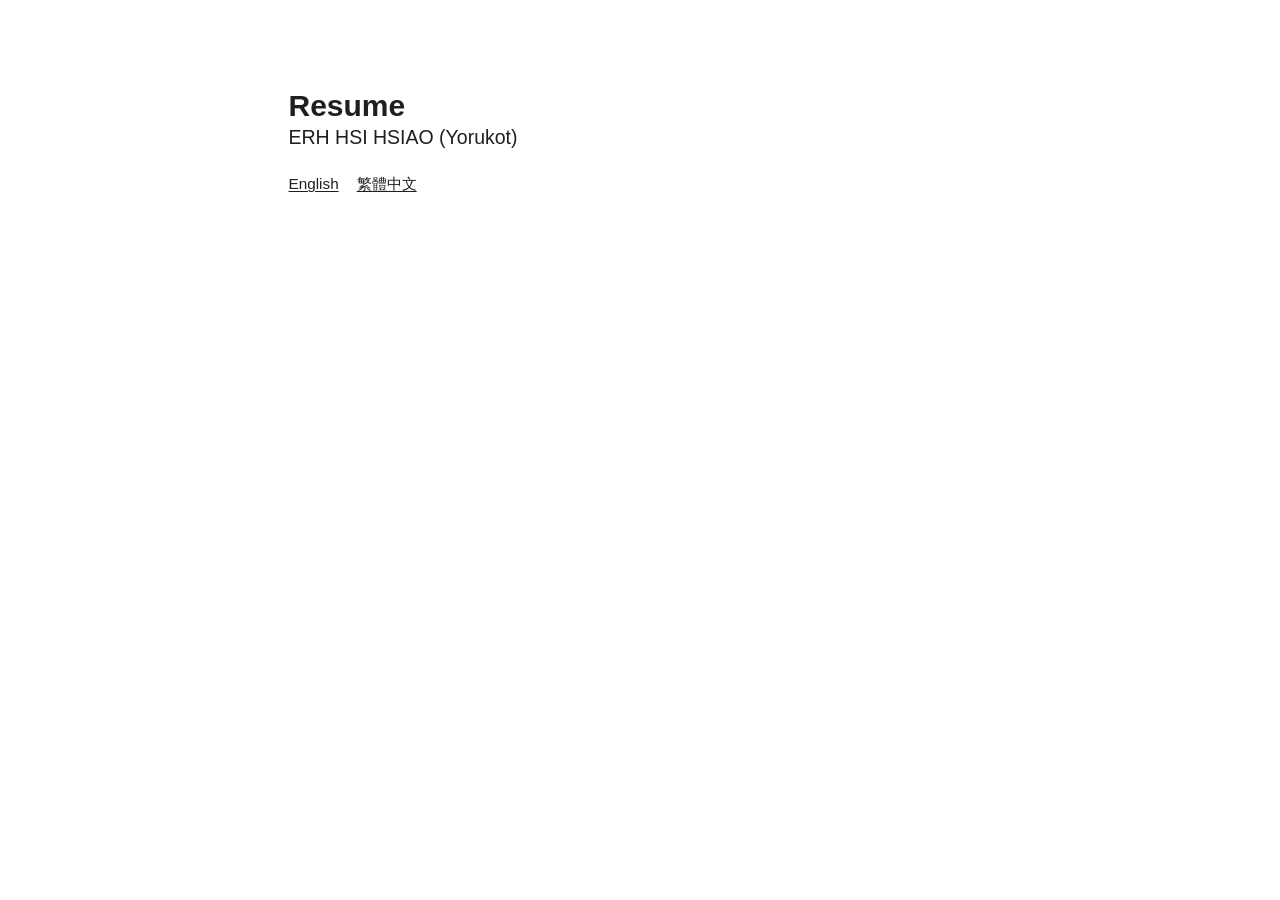
<file: index.html>
<!doctype html>
<html lang="en">
  <head>
    <meta charset="utf-8">
    <meta name="viewport" content="width=device-width, initial-scale=1">
    <title>Yorukot | Resume in English and Traditional Chinese</title>
    <meta name="description" content="Read the resume of Erh Hsi Hsiao (Yorukot), creator of superfile, in English or Traditional Chinese.">
    <link rel="canonical" href="https://resume.yorukot.me/">
    <link rel="alternate" hreflang="en" href="https://resume.yorukot.me/en.html">
    <link rel="alternate" hreflang="zh-Hant" href="https://resume.yorukot.me/zh-tw.html">
    <link rel="alternate" hreflang="x-default" href="https://resume.yorukot.me/">
    <link rel="stylesheet" href="./style.css">
  </head>
  <body>
    <main class="page language-page">
      <h1>Resume</h1>
      <p class="role">ERH HSI HSIAO (Yorukot)</p>

      <nav class="language-list" aria-label="Resume language">
        <a href="./en.html" lang="en" hreflang="en">English</a>
        <a href="./zh-tw.html" lang="zh-Hant" hreflang="zh-Hant">繁體中文</a>
      </nav>
    </main>
  </body>
</html>
</file>
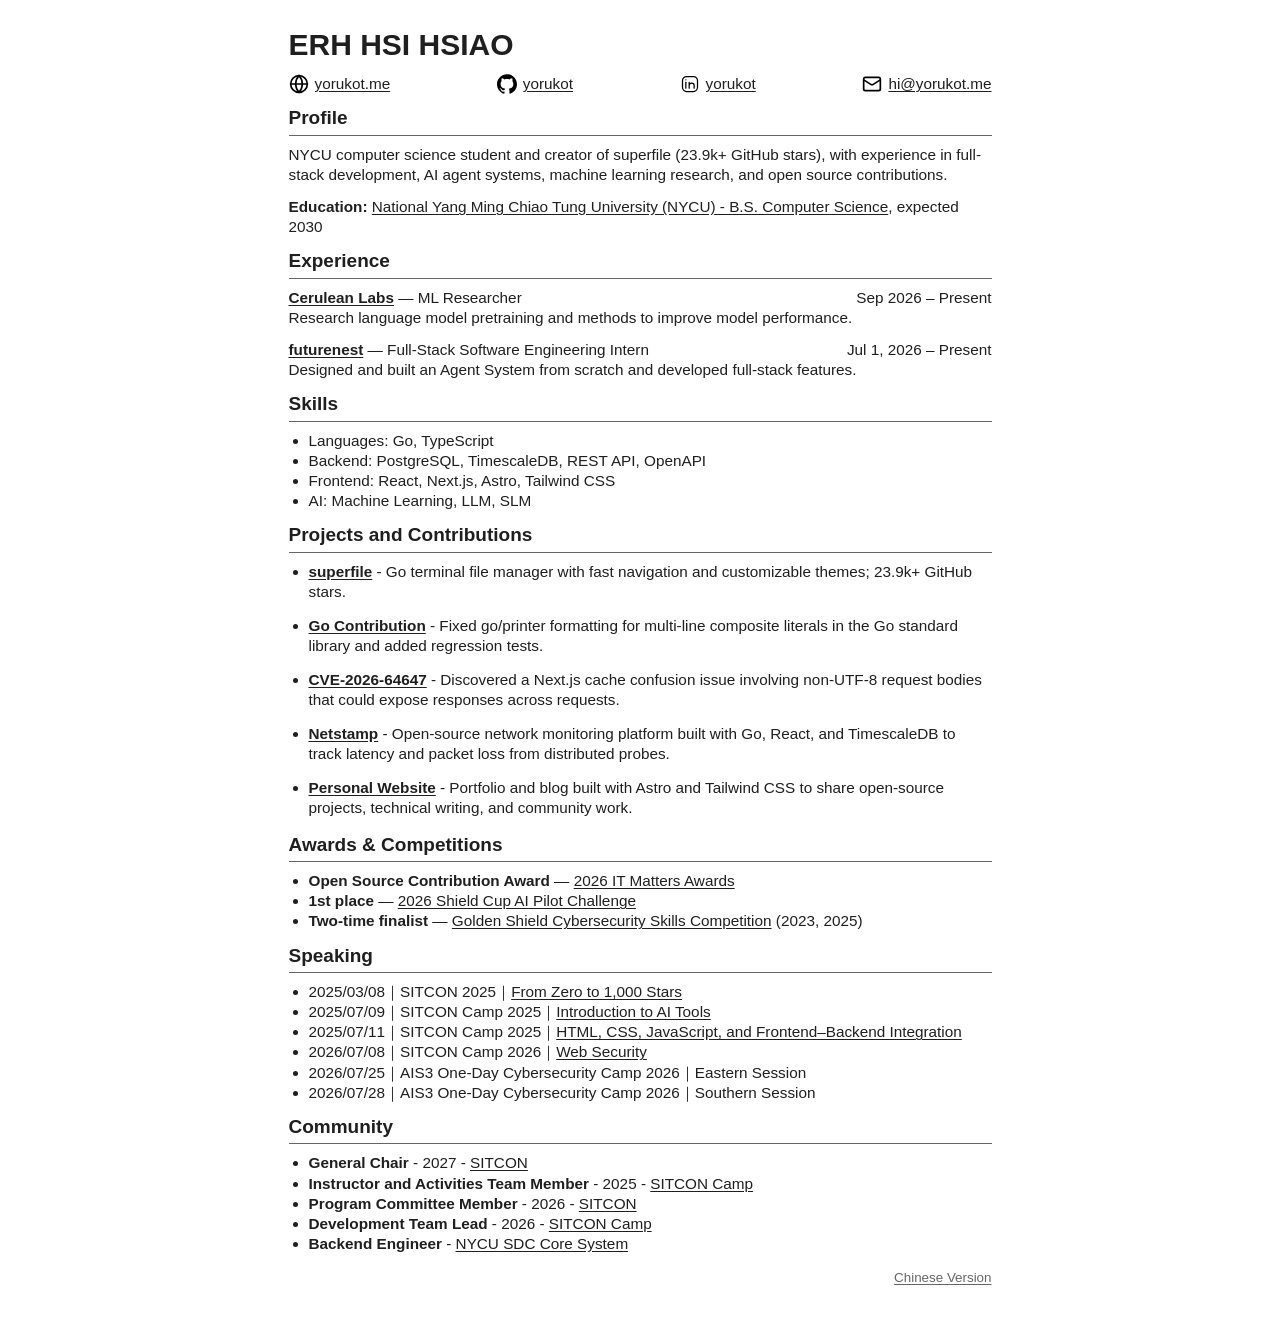
<file: en.html>
<!doctype html>
<html lang="en">
  <head>
    <meta charset="utf-8">
    <meta name="viewport" content="width=device-width, initial-scale=1">
    <title>Erh Hsi Hsiao (Yorukot) | Resume</title>
    <meta name="description" content="Erh Hsi Hsiao (Yorukot) created superfile, contributes to open source, and researches language model pretraining at Cerulean Labs.">
    <link rel="canonical" href="https://resume.yorukot.me/en.html">
    <link rel="alternate" hreflang="en" href="https://resume.yorukot.me/en.html">
    <link rel="alternate" hreflang="zh-Hant" href="https://resume.yorukot.me/zh-tw.html">
    <link rel="alternate" hreflang="x-default" href="https://resume.yorukot.me/">
    <link rel="stylesheet" href="./style.css">
  </head>
  <body>
    <main class="page">
      <header class="resume-header">
        <h1>ERH HSI HSIAO</h1>

        <ul class="contact-list" aria-label="Contact links">
          <li>
            <img src="./assets/globe.svg" alt="" aria-hidden="true">
            <a href="https://yorukot.me">yorukot.me</a>
          </li>
          <li>
            <img src="./assets/github.svg" alt="" aria-hidden="true">
            <a href="https://github.com/yorukot">yorukot</a>
          </li>
          <li>
            <img src="./assets/linkedin.svg" alt="" aria-hidden="true">
            <a href="https://www.linkedin.com/in/yorukot">yorukot</a>
          </li>
          <li>
            <img src="./assets/mail.svg" alt="" aria-hidden="true">
            <a href="mailto:hi@yorukot.me">hi@yorukot.me</a>
          </li>
        </ul>
      </header>

      <section>
        <h2>Profile</h2>
        <p>
          NYCU computer science student and creator of superfile (23.9k+ GitHub stars), with experience in full-stack
          development, AI agent systems, machine learning research, and open source contributions.
        </p>
        <p><strong>Education:</strong> <a href="https://www.cs.nycu.edu.tw/">National Yang Ming Chiao Tung University (NYCU) - B.S. Computer Science</a>, expected 2030</p>
      </section>

      <section>
        <h2>Experience</h2>
        <ul class="experience-list">
          <li>
            <div class="experience-heading">
              <p class="experience-position">
                <a href="https://cerulean.works/"><strong>Cerulean Labs</strong></a>
                — ML Researcher
              </p>
              <p class="experience-period"><time datetime="2026-09">Sep 2026</time> – Present</p>
            </div>
            <p class="experience-description">
              Research language model pretraining and methods to improve model performance.
            </p>
          </li>
          <li>
            <div class="experience-heading">
              <p class="experience-position">
                <a href="https://futurenest.ai/zh/"><strong>futurenest</strong></a>
                — Full-Stack Software Engineering Intern
              </p>
              <p class="experience-period"><time datetime="2026-07-01">Jul 1, 2026</time> – Present</p>
            </div>
            <p class="experience-description">
              Designed and built an Agent System from scratch and developed full-stack features.
            </p>
          </li>
        </ul>
      </section>

      <section>
        <h2>Skills</h2>
        <ul>
          <li>Languages: Go, TypeScript</li>
          <li>Backend: PostgreSQL, TimescaleDB, REST API, OpenAPI</li>
          <li>Frontend: React, Next.js, Astro, Tailwind CSS</li>
          <li>AI: Machine Learning, LLM, SLM</li>
        </ul>
      </section>

      <section>
        <h2>Projects and Contributions</h2>
        <ul class="project-list">
          <li>
            <p>
              <a href="https://github.com/yorukot/superfile"><strong>superfile</strong></a> - Go terminal file manager with fast navigation and customizable themes;
              23.9k+ GitHub stars.
            </p>
          </li>
          <li>
            <p>
              <a href="https://go-review.googlesource.com/q/author:yorukot"><strong>Go Contribution</strong></a> - Fixed go/printer formatting for multi-line composite literals in
              the Go standard library and added regression tests.
            </p>
          </li>
          <li>
            <p>
              <a href="https://github.com/advisories/GHSA-4633-3j49-mh5q"><strong>CVE-2026-64647</strong></a> - Discovered a Next.js cache confusion issue involving non-UTF-8 request bodies that could expose responses across requests.
            </p>
          </li>
          <li>
            <p>
              <a href="https://github.com/yorukot/netstamp"><strong>Netstamp</strong></a> - Open-source network monitoring platform built with Go, React, and
              TimescaleDB to track latency and packet loss from distributed probes.
            </p>
          </li>
          <li>
            <p>
              <a href="https://yorukot.me"><strong>Personal Website</strong></a> - Portfolio and blog built with Astro and Tailwind CSS to share
              open-source projects, technical writing, and community work.
            </p>
          </li>
        </ul>
      </section>

      <section>
        <h2>Awards &amp; Competitions</h2>
        <ul>
          <li><strong>Open Source Contribution Award</strong> — <a href="https://futurecity.cw.com.tw/article/4207">2026 IT Matters Awards</a></li>
          <li><strong>1st place</strong> — <a href="https://www.defense-ai.tw/competition#ai-pilot">2026 Shield Cup AI Pilot Challenge</a></li>
          <li><strong>Two-time finalist</strong> — <a href="https://csc.nics.nat.gov.tw/shield.aspx">Golden Shield Cybersecurity Skills Competition</a> (2023, 2025)</li>
        </ul>
      </section>

      <section>
        <h2>Speaking</h2>
        <ul>
          <li><time datetime="2025-03-08">2025/03/08</time>｜SITCON 2025｜<a href="https://sitcon.org/2025/agenda/15512d/">From Zero to 1,000 Stars</a></li>
          <li><time datetime="2025-07-09">2025/07/09</time>｜SITCON Camp 2025｜<a href="https://sitcon.camp/2025/">Introduction to AI Tools</a></li>
          <li><time datetime="2025-07-11">2025/07/11</time>｜SITCON Camp 2025｜<a href="https://sitcon.camp/2025/">HTML, CSS, JavaScript, and Frontend–Backend Integration</a></li>
          <li><time datetime="2026-07-08">2026/07/08</time>｜SITCON Camp 2026｜<a href="https://drive.google.com/file/d/11OE1sUbNVsHTfUpypp4owPI-ncmOVTsF/view">Web Security</a></li>
          <li><time datetime="2026-07-25">2026/07/25</time>｜AIS3 One-Day Cybersecurity Camp 2026｜Eastern Session</li>
          <li><time datetime="2026-07-28">2026/07/28</time>｜AIS3 One-Day Cybersecurity Camp 2026｜Southern Session</li>
        </ul>
      </section>

      <section>
        <h2>Community</h2>
        <ul>
          <li><strong>General Chair</strong> - 2027 - <a href="https://sitcon.org/2027/cfs/en/">SITCON</a></li>
          <li><strong>Instructor and Activities Team Member</strong> - 2025 - <a href="https://sitcon.camp/2025/en/about">SITCON Camp</a></li>
          <li><strong>Program Committee Member</strong> - 2026 - <a href="https://sitcon.org/2026/en/team/">SITCON</a></li>
          <li><strong>Development Team Lead</strong> - 2026 - <a href="https://sitcon.camp/2026/about/">SITCON Camp</a></li>
          <li><strong>Backend Engineer</strong> - <a href="https://github.com/NYCU-SDC/core-system-backend">NYCU SDC Core System</a></li>
        </ul>
      </section>
      <footer class="language-switch">
        <a href="./zh-tw.html" hreflang="zh-Hant">Chinese Version</a>
      </footer>
    </main>
  </body>
</html>
</file>
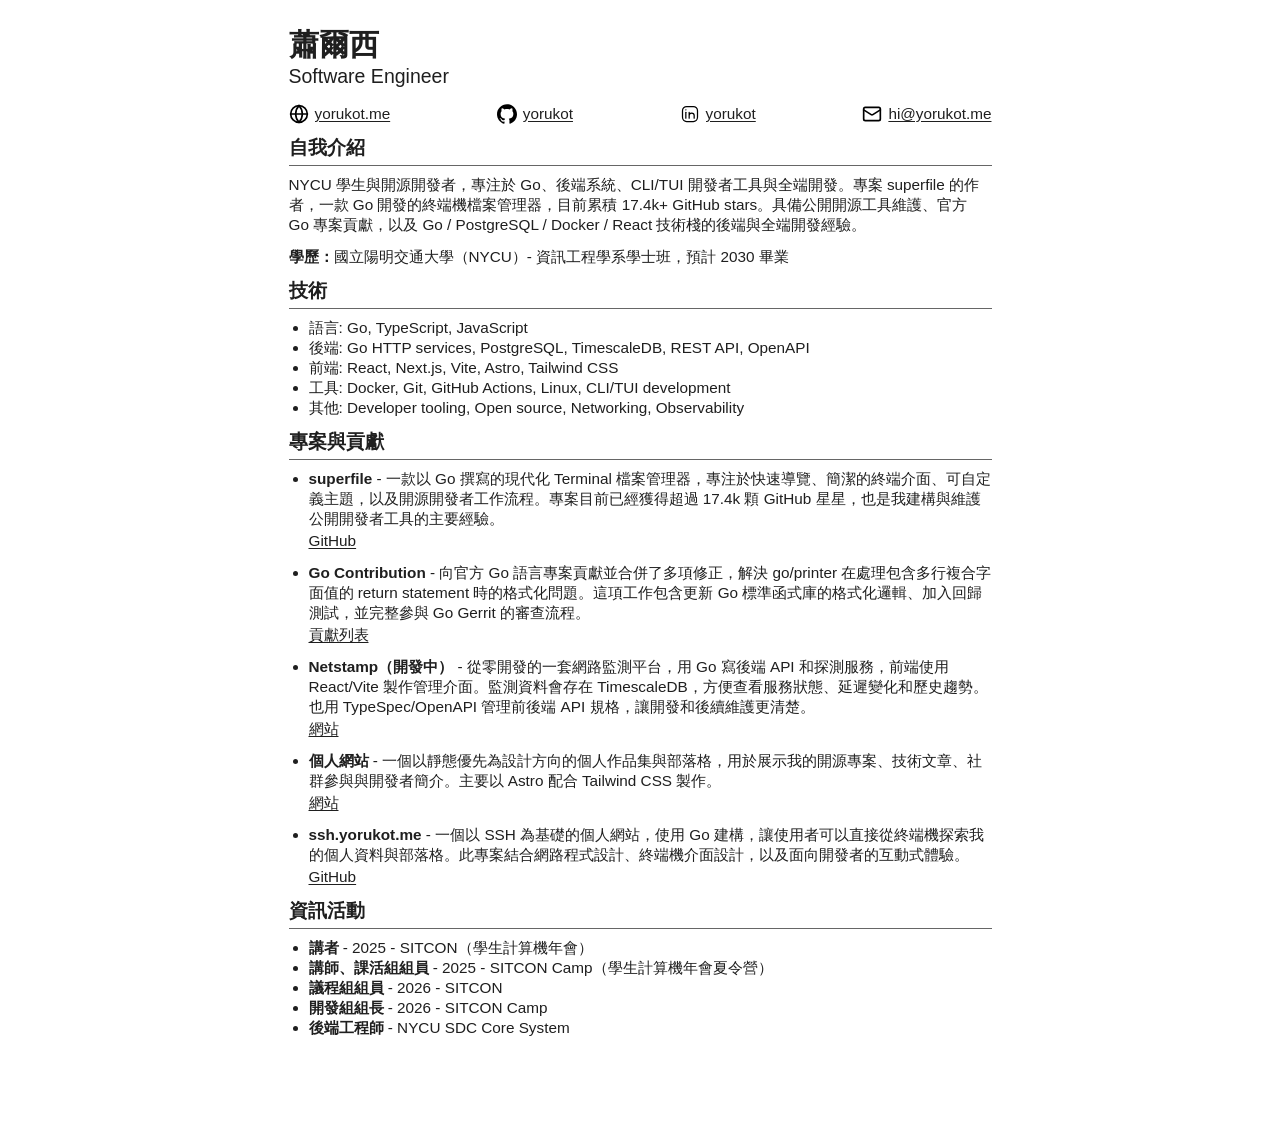
<file: index-zhtw.html>
<!doctype html>
<html lang="zh-Hant">
  <head>
    <meta charset="utf-8">
    <meta name="viewport" content="width=device-width, initial-scale=1">
    <title>蕭爾西 - Resume</title>
    <link rel="stylesheet" href="./style.css">
  </head>
  <body>
    <main class="page">
      <header class="resume-header">
        <h1>蕭爾西</h1>
        <p class="role">Software Engineer</p>

        <ul class="contact-list" aria-label="Contact links">
          <li>
            <img src="./assets/globe.svg" alt="" aria-hidden="true">
            <a href="https://yorukot.me">yorukot.me</a>
          </li>
          <li>
            <img src="./assets/github.svg" alt="" aria-hidden="true">
            <a href="https://github.com/yorukot">yorukot</a>
          </li>
          <li>
            <img src="./assets/linkedin.svg" alt="" aria-hidden="true">
            <a href="https://www.linkedin.com/in/yorukot">yorukot</a>
          </li>
          <li>
            <img src="./assets/mail.svg" alt="" aria-hidden="true">
            <a href="mailto:hi@yorukot.me">hi@yorukot.me</a>
          </li>
        </ul>
      </header>

      <section>
        <h2>自我介紹</h2>
        <p>
          NYCU 學生與開源開發者，專注於 Go、後端系統、CLI/TUI 開發者工具與全端開發。專案 superfile
          的作者，一款 Go 開發的終端機檔案管理器，目前累積 17.4k+ GitHub stars。具備公開開源工具維護、官方
          Go 專案貢獻，以及 Go / PostgreSQL / Docker / React 技術棧的後端與全端開發經驗。
        </p>
        <p><strong>學歷：</strong>國立陽明交通大學（NYCU）- 資訊工程學系學士班，預計 2030 畢業</p>
      </section>

      <section>
        <h2>技術</h2>
        <ul>
          <li>語言: Go, TypeScript, JavaScript</li>
          <li>後端: Go HTTP services, PostgreSQL, TimescaleDB, REST API, OpenAPI</li>
          <li>前端: React, Next.js, Vite, Astro, Tailwind CSS</li>
          <li>工具: Docker, Git, GitHub Actions, Linux, CLI/TUI development</li>
          <li>其他: Developer tooling, Open source, Networking, Observability</li>
        </ul>
      </section>

      <section>
        <h2>專案與貢獻</h2>
        <ul class="project-list">
          <li>
            <p>
              <strong>superfile</strong> - 一款以 Go 撰寫的現代化 Terminal 檔案管理器，專注於快速導覽、簡潔的終端介面、可自定義主題，以及開源開發者工作流程。專案目前已經獲得超過
              17.4k 顆 GitHub 星星，也是我建構與維護公開開發者工具的主要經驗。
            </p>
            <a href="https://github.com/yorukot/superfile">GitHub</a>
          </li>
          <li>
            <p>
              <strong>Go Contribution</strong> - 向官方 Go 語言專案貢獻並合併了多項修正，解決 go/printer 在處理包含多行複合字面值的
              return statement 時的格式化問題。這項工作包含更新 Go 標準函式庫的格式化邏輯、加入回歸測試，並完整參與 Go Gerrit
              的審查流程。
            </p>
            <a href="https://go-review.googlesource.com/q/author:yorukot">貢獻列表</a>
          </li>
          <li>
            <p>
              <strong>Netstamp（開發中）</strong> - 從零開發的一套網路監測平台，用 Go 寫後端 API 和探測服務，前端使用
              React/Vite 製作管理介面。監測資料會存在 TimescaleDB，方便查看服務狀態、延遲變化和歷史趨勢。也用
              TypeSpec/OpenAPI 管理前後端 API 規格，讓開發和後續維護更清楚。
            </p>
            <a href="#">網站</a>
          </li>
          <li>
            <p>
              <strong>個人網站</strong> - 一個以靜態優先為設計方向的個人作品集與部落格，用於展示我的開源專案、技術文章、社群參與與開發者簡介。主要以
              Astro 配合 Tailwind CSS 製作。
            </p>
            <a href="https://yorukot.me">網站</a>
          </li>
          <li>
            <p>
              <strong>ssh.yorukot.me</strong> - 一個以 SSH 為基礎的個人網站，使用 Go 建構，讓使用者可以直接從終端機探索我的個人資料與部落格。此專案結合網路程式設計、終端機介面設計，以及面向開發者的互動式體驗。
            </p>
            <a href="https://github.com/yorukot/ssh.yorukot.me">GitHub</a>
          </li>
        </ul>
      </section>

      <section>
        <h2>資訊活動</h2>
        <ul>
          <li><strong>講者</strong> - 2025 - SITCON（學生計算機年會）</li>
          <li><strong>講師、課活組組員</strong> - 2025 - SITCON Camp（學生計算機年會夏令營）</li>
          <li><strong>議程組組員</strong> - 2026 - SITCON</li>
          <li><strong>開發組組長</strong> - 2026 - SITCON Camp</li>
          <li><strong>後端工程師</strong> - NYCU SDC Core System</li>
        </ul>
      </section>
    </main>
  </body>
</html>
</file>
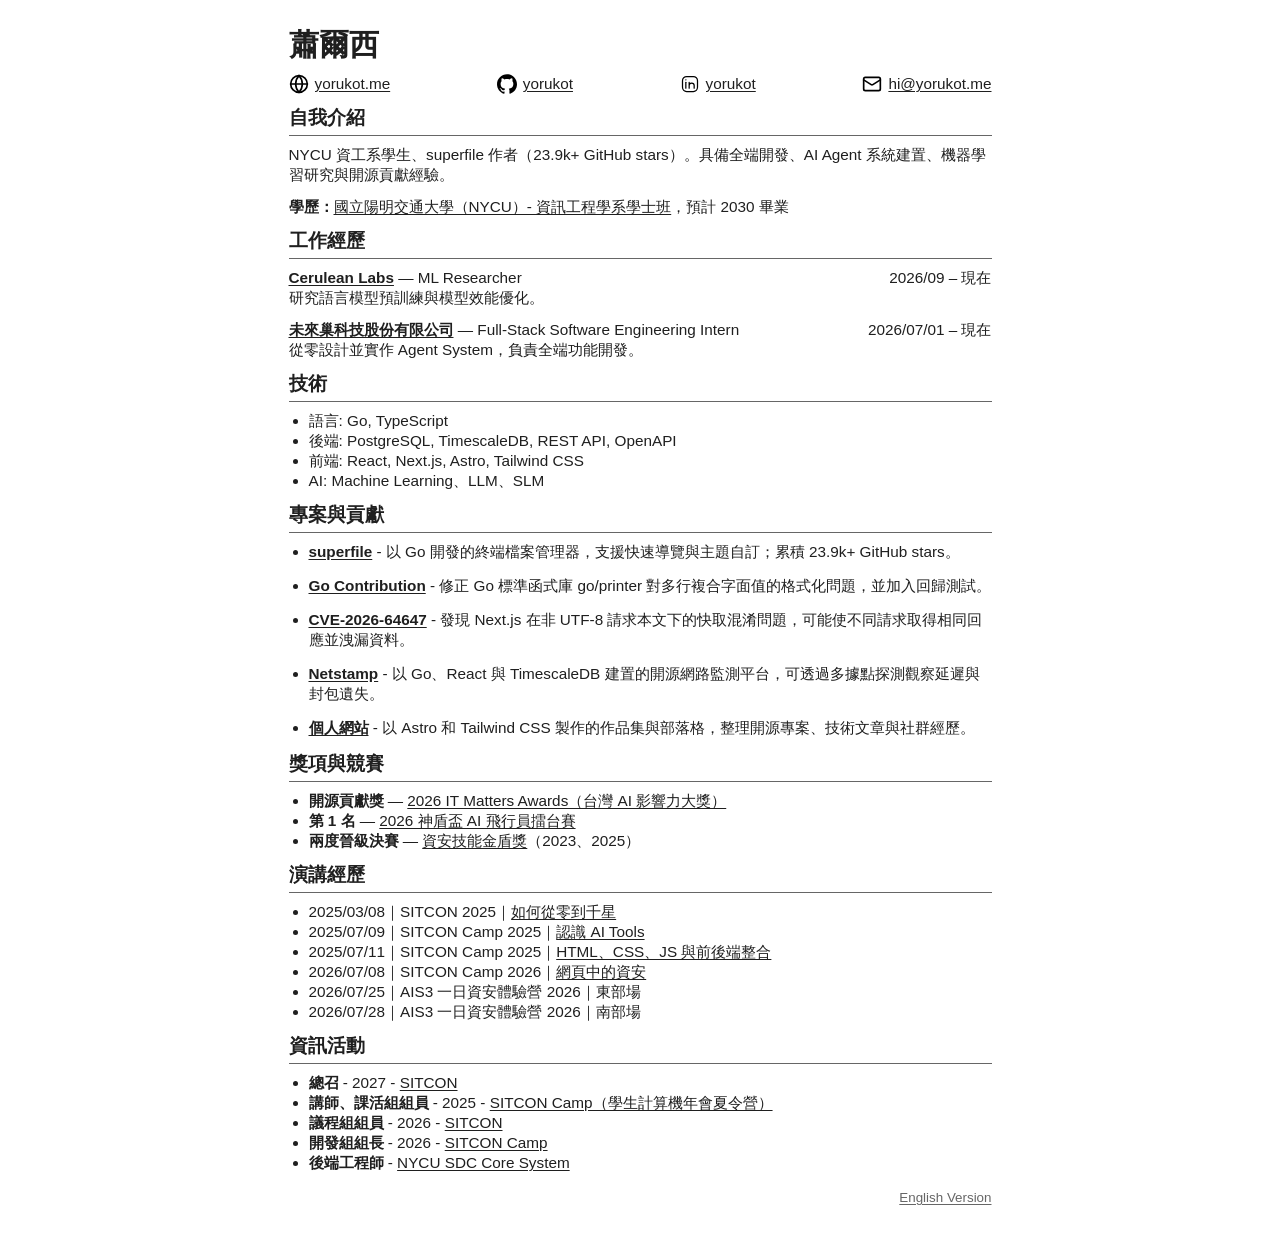
<file: zh-tw.html>
<!doctype html>
<html lang="zh-Hant">
  <head>
    <meta charset="utf-8">
    <meta name="viewport" content="width=device-width, initial-scale=1">
    <title>蕭爾西（Yorukot）履歷｜superfile 作者</title>
    <meta name="description" content="蕭爾西（Yorukot）是 superfile 作者，在 Cerulean Labs 研究語言模型預訓練。這份履歷收錄他的開源貢獻、得獎紀錄與技術演講。">
    <link rel="canonical" href="https://resume.yorukot.me/zh-tw.html">
    <link rel="alternate" hreflang="en" href="https://resume.yorukot.me/en.html">
    <link rel="alternate" hreflang="zh-Hant" href="https://resume.yorukot.me/zh-tw.html">
    <link rel="alternate" hreflang="x-default" href="https://resume.yorukot.me/">
    <link rel="stylesheet" href="./style.css">
  </head>
  <body>
    <main class="page">
      <header class="resume-header">
        <h1>蕭爾西</h1>

        <ul class="contact-list" aria-label="Contact links">
          <li>
            <img src="./assets/globe.svg" alt="" aria-hidden="true">
            <a href="https://yorukot.me">yorukot.me</a>
          </li>
          <li>
            <img src="./assets/github.svg" alt="" aria-hidden="true">
            <a href="https://github.com/yorukot">yorukot</a>
          </li>
          <li>
            <img src="./assets/linkedin.svg" alt="" aria-hidden="true">
            <a href="https://www.linkedin.com/in/yorukot">yorukot</a>
          </li>
          <li>
            <img src="./assets/mail.svg" alt="" aria-hidden="true">
            <a href="mailto:hi@yorukot.me">hi@yorukot.me</a>
          </li>
        </ul>
      </header>

      <section>
        <h2>自我介紹</h2>
        <p>
          NYCU 資工系學生、superfile 作者（23.9k+ GitHub stars）。具備全端開發、AI Agent 系統建置、機器學習研究與開源貢獻經驗。
        </p>
        <p><strong>學歷：</strong><a href="https://www.cs.nycu.edu.tw/">國立陽明交通大學（NYCU）- 資訊工程學系學士班</a>，預計 2030 畢業</p>
      </section>

      <section>
        <h2>工作經歷</h2>
        <ul class="experience-list">
          <li>
            <div class="experience-heading">
              <p class="experience-position">
                <a href="https://cerulean.works/"><strong>Cerulean Labs</strong></a>
                — ML Researcher
              </p>
              <p class="experience-period"><time datetime="2026-09">2026/09</time> – 現在</p>
            </div>
            <p class="experience-description">
              研究語言模型預訓練與模型效能優化。
            </p>
          </li>
          <li>
            <div class="experience-heading">
              <p class="experience-position">
                <a href="https://futurenest.ai/zh/"><strong>未來巢科技股份有限公司</strong></a>
                — Full-Stack Software Engineering Intern
              </p>
              <p class="experience-period"><time datetime="2026-07-01">2026/07/01</time> – 現在</p>
            </div>
            <p class="experience-description">
              從零設計並實作 Agent System，負責全端功能開發。
            </p>
          </li>
        </ul>
      </section>

      <section>
        <h2>技術</h2>
        <ul>
          <li>語言: Go, TypeScript</li>
          <li>後端: PostgreSQL, TimescaleDB, REST API, OpenAPI</li>
          <li>前端: React, Next.js, Astro, Tailwind CSS</li>
          <li>AI: Machine Learning、LLM、SLM</li>
        </ul>
      </section>

      <section>
        <h2>專案與貢獻</h2>
        <ul class="project-list">
          <li>
            <p>
              <a href="https://github.com/yorukot/superfile"><strong>superfile</strong></a> - 以 Go 開發的終端檔案管理器，支援快速導覽與主題自訂；累積 23.9k+ GitHub stars。
            </p>
          </li>
          <li>
            <p>
              <a href="https://go-review.googlesource.com/q/author:yorukot"><strong>Go Contribution</strong></a> - 修正 Go 標準函式庫 go/printer 對多行複合字面值的格式化問題，並加入回歸測試。
            </p>
          </li>
          <li>
            <p>
              <a href="https://github.com/advisories/GHSA-4633-3j49-mh5q"><strong>CVE-2026-64647</strong></a> - 發現 Next.js 在非 UTF-8 請求本文下的快取混淆問題，可能使不同請求取得相同回應並洩漏資料。
            </p>
          </li>
          <li>
            <p>
              <a href="https://github.com/yorukot/netstamp"><strong>Netstamp</strong></a> - 以 Go、React 與 TimescaleDB 建置的開源網路監測平台，可透過多據點探測觀察延遲與封包遺失。
            </p>
          </li>
          <li>
            <p>
              <a href="https://yorukot.me"><strong>個人網站</strong></a> - 以 Astro 和 Tailwind CSS 製作的作品集與部落格，整理開源專案、技術文章與社群經歷。
            </p>
          </li>
        </ul>
      </section>

      <section>
        <h2>獎項與競賽</h2>
        <ul>
          <li><strong>開源貢獻獎</strong> — <a href="https://futurecity.cw.com.tw/article/4207">2026 IT Matters Awards（台灣 AI 影響力大獎）</a></li>
          <li><strong>第 1 名</strong> — <a href="https://www.defense-ai.tw/competition#ai-pilot">2026 神盾盃 AI 飛行員擂台賽</a></li>
          <li><strong>兩度晉級決賽</strong> — <a href="https://csc.nics.nat.gov.tw/shield.aspx">資安技能金盾獎</a>（2023、2025）</li>
        </ul>
      </section>

      <section>
        <h2>演講經歷</h2>
        <ul>
          <li><time datetime="2025-03-08">2025/03/08</time>｜SITCON 2025｜<a href="https://sitcon.org/2025/agenda/15512d/">如何從零到千星</a></li>
          <li><time datetime="2025-07-09">2025/07/09</time>｜SITCON Camp 2025｜<a href="https://sitcon.camp/2025/">認識 AI Tools</a></li>
          <li><time datetime="2025-07-11">2025/07/11</time>｜SITCON Camp 2025｜<a href="https://sitcon.camp/2025/">HTML、CSS、JS 與前後端整合</a></li>
          <li><time datetime="2026-07-08">2026/07/08</time>｜SITCON Camp 2026｜<a href="https://drive.google.com/file/d/11OE1sUbNVsHTfUpypp4owPI-ncmOVTsF/view">網頁中的資安</a></li>
          <li><time datetime="2026-07-25">2026/07/25</time>｜AIS3 一日資安體驗營 2026｜東部場</li>
          <li><time datetime="2026-07-28">2026/07/28</time>｜AIS3 一日資安體驗營 2026｜南部場</li>
        </ul>
      </section>

      <section>
        <h2>資訊活動</h2>
        <ul>
          <li><strong>總召</strong> - 2027 - <a href="https://sitcon.org/2027/cfs/">SITCON</a></li>
          <li><strong>講師、課活組組員</strong> - 2025 - <a href="https://sitcon.camp/2025/about">SITCON Camp（學生計算機年會夏令營）</a></li>
          <li><strong>議程組組員</strong> - 2026 - <a href="https://sitcon.org/2026/team/">SITCON</a></li>
          <li><strong>開發組組長</strong> - 2026 - <a href="https://sitcon.camp/2026/about/">SITCON Camp</a></li>
          <li><strong>後端工程師</strong> - <a href="https://github.com/NYCU-SDC/core-system-backend">NYCU SDC Core System</a></li>
        </ul>
      </section>
      <footer class="language-switch">
        <a href="./en.html" lang="en" hreflang="en">English Version</a>
      </footer>
    </main>
  </body>
</html>
</file>
<file: style.css>
* {
  box-sizing: border-box;
}

html {
  background: #fff;
  color: #1f1f1f;
  font-family: Arial, "Noto Sans TC", "Microsoft JhengHei", sans-serif;
  font-size: 15.3px;
  line-height: 1.31;
}

body {
  margin: 0;
}

.page {
  width: 210mm;
  min-height: 297mm;
  margin: 0 auto;
  padding: 8mm 12mm;
}

h1,
h2,
p,
ul {
  margin: 0;
}

h1 {
  font-size: 30px;
  line-height: 1;
  font-weight: 800;
}

.role {
  margin-top: 4px;
  font-size: 19.5px;
}

.language-switch {
  margin-top: 1rem;
  text-align: right;
  font-size: 0.875rem;
  color: #666;
}

.contact-list {
  display: grid;
  grid-template-columns: repeat(4, max-content);
  justify-content: space-between;
  column-gap: 16px;
  margin-top: 14px;
  padding: 0;
  list-style: none;
}

.contact-list li {
  display: flex;
  align-items: center;
  gap: 6px;
  min-width: 0;
  white-space: nowrap;
}

.contact-list img {
  width: 20px;
  height: 20px;
  flex: 0 0 auto;
}

a {
  color: inherit;
  text-underline-offset: 2px;
}

section {
  margin-top: 14px;
}

h2 {
  padding-bottom: 6px;
  border-bottom: 1.5px solid #666;
  font-size: 19px;
  line-height: 1.1;
  font-weight: 800;
}

section > p,
section > ul,
.project-list {
  margin-top: 9px;
}

.experience-list {
  display: grid;
  gap: 12px;
  padding: 0;
  list-style: none;
}

.experience-list > li {
  break-inside: avoid;
}

.experience-heading {
  display: flex;
  align-items: flex-start;
  justify-content: space-between;
  gap: 16px;
}

.experience-period {
  flex: 0 0 auto;
  margin-top: 0;
  white-space: nowrap;
}

.experience-description {
  margin-top: 0;
}

p + p {
  margin-top: 12px;
}

ul {
  padding-left: 20px;
}

.project-list {
  display: grid;
  gap: 12px;
}

.project-list li p {
  margin-bottom: 2px;
}

strong {
  font-weight: 800;
}

.language-page {
  min-height: 100vh;
  padding-top: 24mm;
}

.language-list {
  display: flex;
  gap: 18px;
  margin-top: 24px;
}

@media (max-width: 700px) {
  .experience-heading {
    display: block;
  }

  .experience-period {
    display: block;
    margin-top: 0;
  }
}

@media print {
  .language-switch {
    display: none;
  }

  @page {
    size: A4;
    margin: 0;
  }

  html {
    font-size: 14px;
    line-height: 1.25;
  }

  .page {
    padding: 6mm 10mm;
  }

  .contact-list {
    margin-top: 10px;
  }

  section {
    margin-top: 10px;
  }

  h2 {
    padding-bottom: 4px;
    font-size: 18px;
  }

  section > p,
  section > ul,
  .project-list {
    margin-top: 7px;
  }

  .experience-list,
  .project-list {
    gap: 7px;
  }

  p + p {
    margin-top: 8px;
  }

  section,
  section li {
    break-inside: avoid;
    page-break-inside: avoid;
  }

  h2 {
    break-after: avoid;
    page-break-after: avoid;
  }
}
</file>
